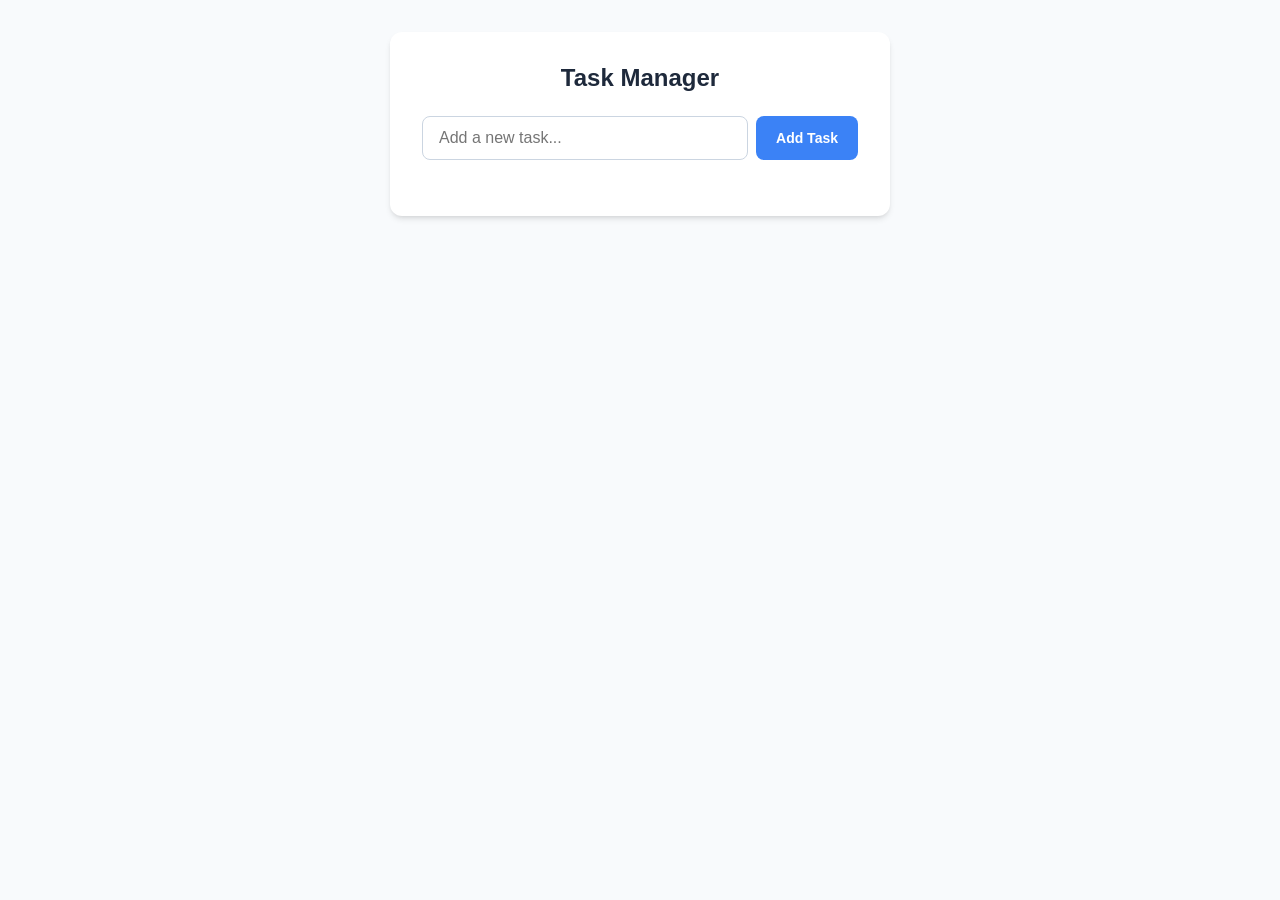
<file: q1/index.html>
<!DOCTYPE html>
<html lang="en">
<head>
    <meta charset="UTF-8">
    <meta name="viewport" content="width=device-width, initial-scale=1.0">
    <title>Task Manager</title>
    <link rel="stylesheet" href="styles.css">
</head>
<body>
    <div class="app-container">
        <h1>Task Manager</h1>
        <form id="todo-form">
            <input type="text" id="todo-input" placeholder="Add a new task..." required>
            <button type="submit">Add Task</button>
        </form>
        <ul id="todo-list"></ul>
    </div>
    <script src="app.js"></script>
</body>
</html>
</file>
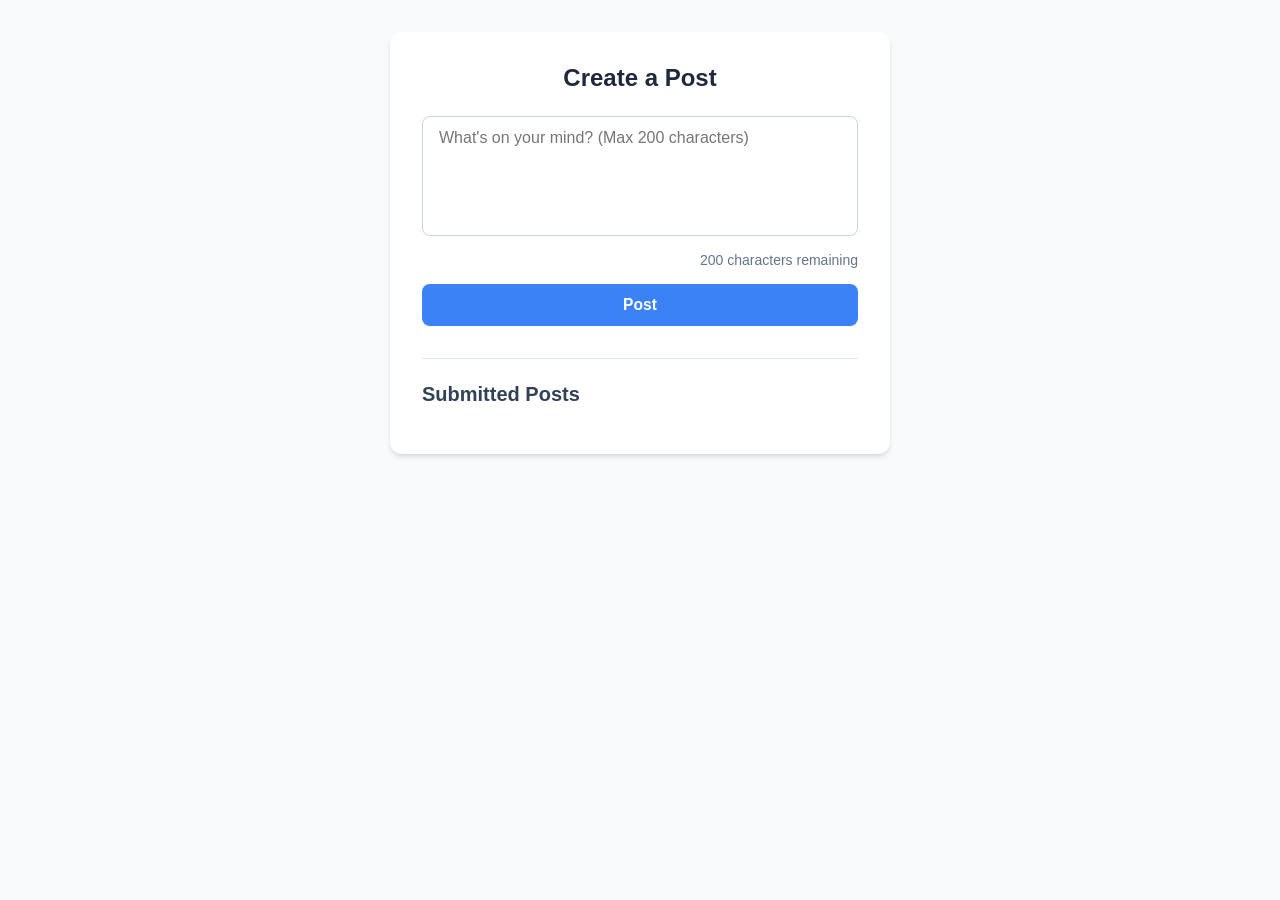
<file: q2/index.html>
<!DOCTYPE html>
<html lang="en">
<head>
    <meta charset="UTF-8">
    <meta name="viewport" content="width=device-width, initial-scale=1.0">
    <title>Character Limited Input</title>
    <link rel="stylesheet" href="styles.css">
</head>
<body>
    <div class="app-container">
        <h1>Create a Post</h1>
        <form id="post-form">
            <textarea id="post-input" placeholder="What's on your mind? (Max 200 characters)" required></textarea>
            <div class="counter-container">
                <span id="char-counter">200 characters remaining</span>
            </div>
            <button type="submit" id="submit-btn">Post</button>
        </form>
        <div id="posts-container">
            <h2>Submitted Posts</h2>
            <div id="posts-list"></div>
        </div>
    </div>
    <script src="app.js"></script>
</body>
</html>
</file>
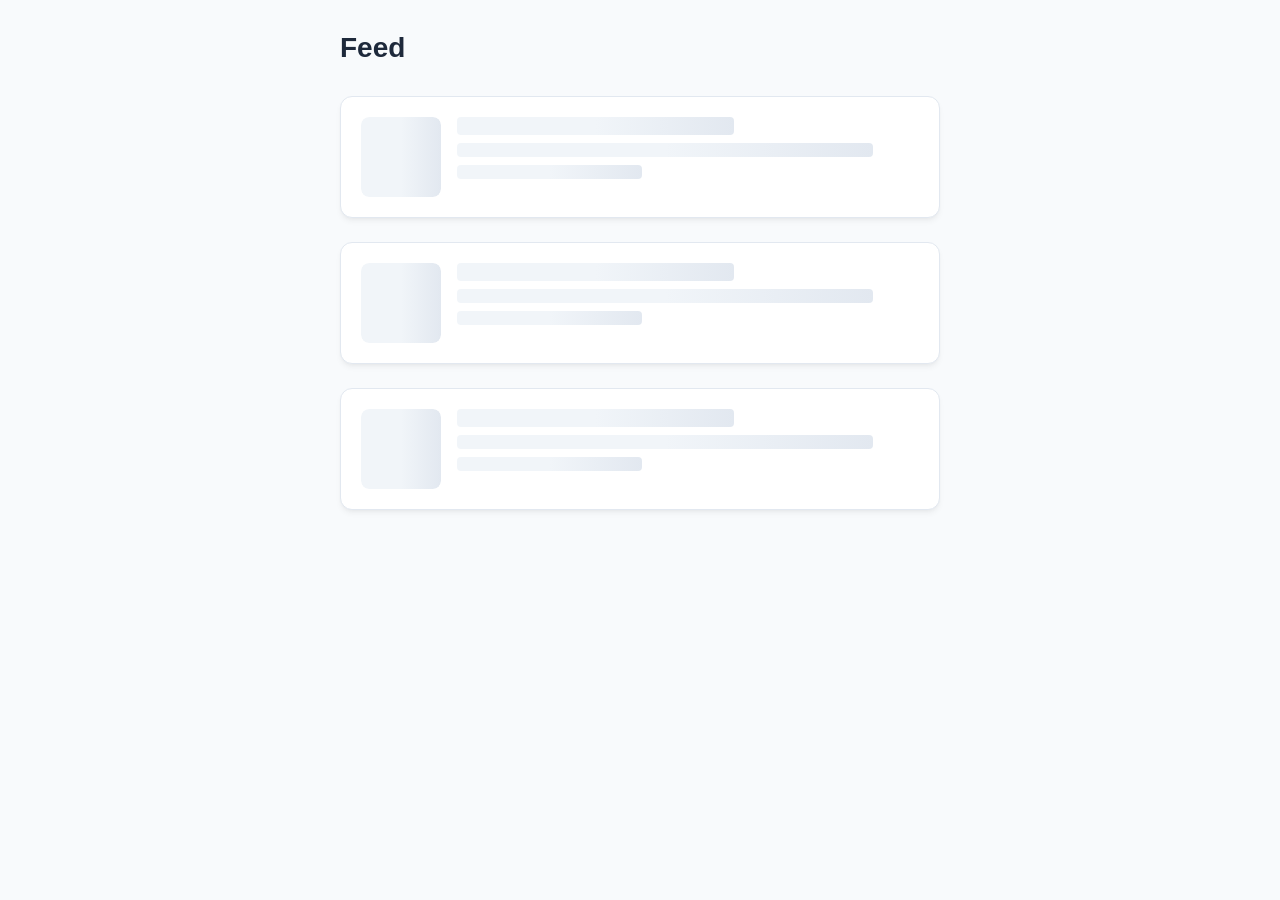
<file: q4/index.html>
<!DOCTYPE html>
<html lang="en">
<head>
    <meta charset="UTF-8">
    <meta name="viewport" content="width=device-width, initial-scale=1.0">
    <title>Infinite Scroll Skeleton Loader</title>
    <link rel="stylesheet" href="styles.css">
</head>
<body>
    <div class="app-container">
        <h1>Feed</h1>
        <div id="content-container"></div>
        <div id="loading-trigger"></div>
    </div>
    <script src="app.js"></script>
</body>
</html>
</file>
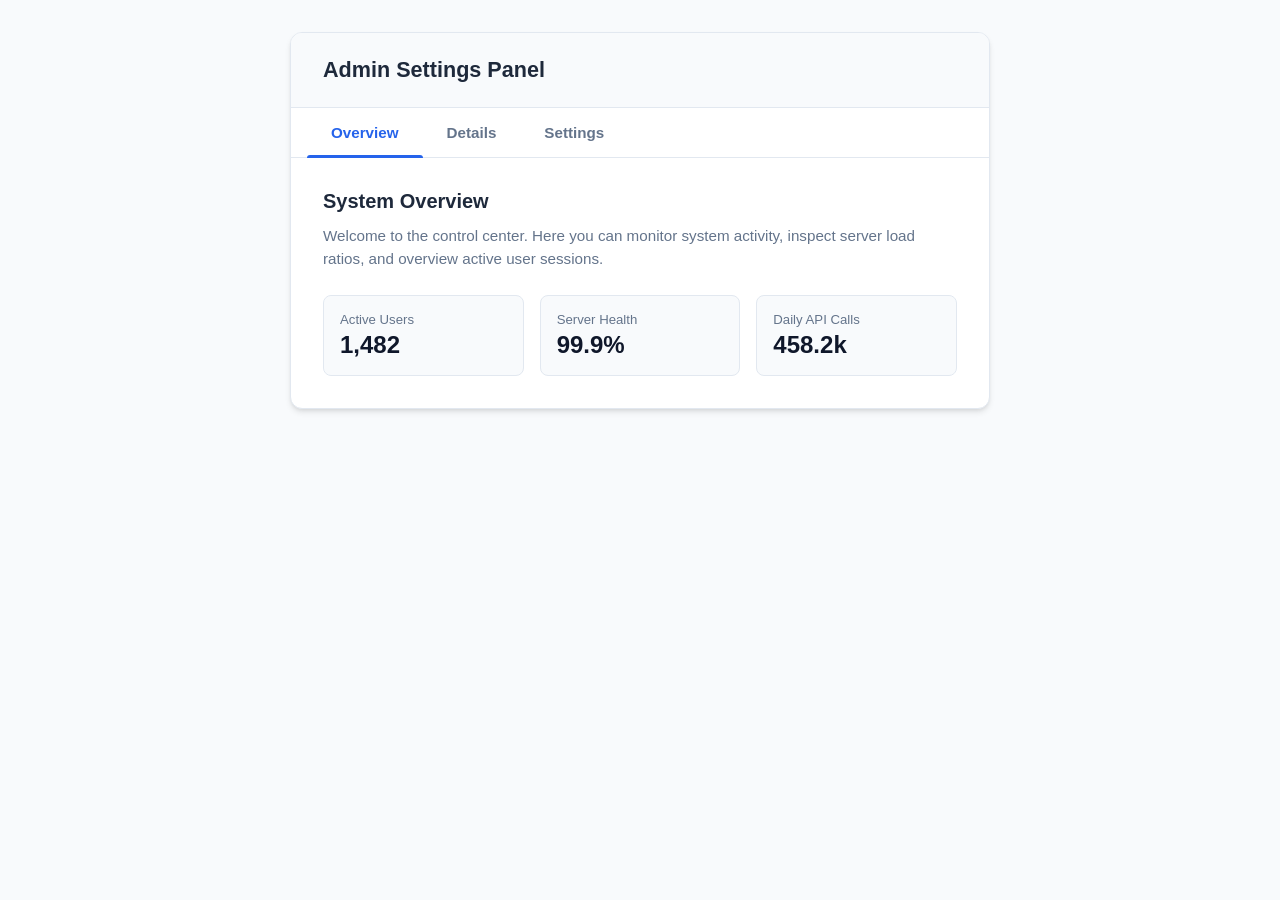
<file: q5/index.html>
<!DOCTYPE html>
<html lang="en">
<head>
    <meta charset="UTF-8">
    <meta name="viewport" content="width=device-width, initial-scale=1.0">
    <title>Tabbed Dashboard</title>
    <link rel="stylesheet" href="styles.css">
</head>
<body>
    <div class="app-container">
        <div class="dashboard-header">
            <h1>Admin Settings Panel</h1>
        </div>
        <div class="tabs-container">
            <div class="tab-list">
                <button class="tab-btn active" data-tab="overview">Overview</button>
                <button class="tab-btn" data-tab="details">Details</button>
                <button class="tab-btn" data-tab="settings">Settings</button>
            </div>
            <div class="tab-content">
                <div class="tab-panel active" id="tab-overview">
                    <h2>System Overview</h2>
                    <p>Welcome to the control center. Here you can monitor system activity, inspect server load ratios, and overview active user sessions.</p>
                    <div class="stats-grid">
                        <div class="stat-card">
                            <span class="stat-label">Active Users</span>
                            <span class="stat-value">1,482</span>
                        </div>
                        <div class="stat-card">
                            <span class="stat-label">Server Health</span>
                            <span class="stat-value">99.9%</span>
                        </div>
                        <div class="stat-card">
                            <span class="stat-label">Daily API Calls</span>
                            <span class="stat-value">458.2k</span>
                        </div>
                    </div>
                </div>
                <div class="tab-panel" id="tab-details">
                    <h2>Server Details</h2>
                    <p>Granular performance details across instances deployed in North America and Western Europe regions.</p>
                    <table class="details-table">
                        <thead>
                            <tr>
                                <th>Instance</th>
                                <th>Status</th>
                                <th>Region</th>
                            </tr>
                        </thead>
                        <tbody>
                            <tr>
                                <td>API-Gateway-01</td>
                                <td><span class="badge online">Online</span></td>
                                <td>us-east-1</td>
                            </tr>
                            <tr>
                                <td>Job-Worker-03</td>
                                <td><span class="badge online">Online</span></td>
                                <td>eu-west-1</td>
                            </tr>
                            <tr>
                                <td>DB-Replica-02</td>
                                <td><span class="badge maintenance">Maintenance</span></td>
                                <td>us-west-2</td>
                            </tr>
                        </tbody>
                    </table>
                </div>
                <div class="tab-panel" id="tab-settings">
                    <h2>Configuration Settings</h2>
                    <p>Adjust core preferences and customize notification endpoints for cloud metrics dispatching.</p>
                    <form class="settings-form" onsubmit="event.preventDefault();">
                        <div class="form-group">
                            <label>System Email Alert Target</label>
                            <input type="email" value="admin@enterprise.com">
                        </div>
                        <div class="form-group">
                            <label>Autoscaling Threshold</label>
                            <select>
                                <option>80% CPU Threshold</option>
                                <option>90% CPU Threshold</option>
                                <option>Custom Metric Rule</option>
                            </select>
                        </div>
                        <button class="save-settings-btn">Apply Changes</button>
                    </form>
                </div>
            </div>
        </div>
    </div>
    <script src="app.js"></script>
</body>
</html>
</file>
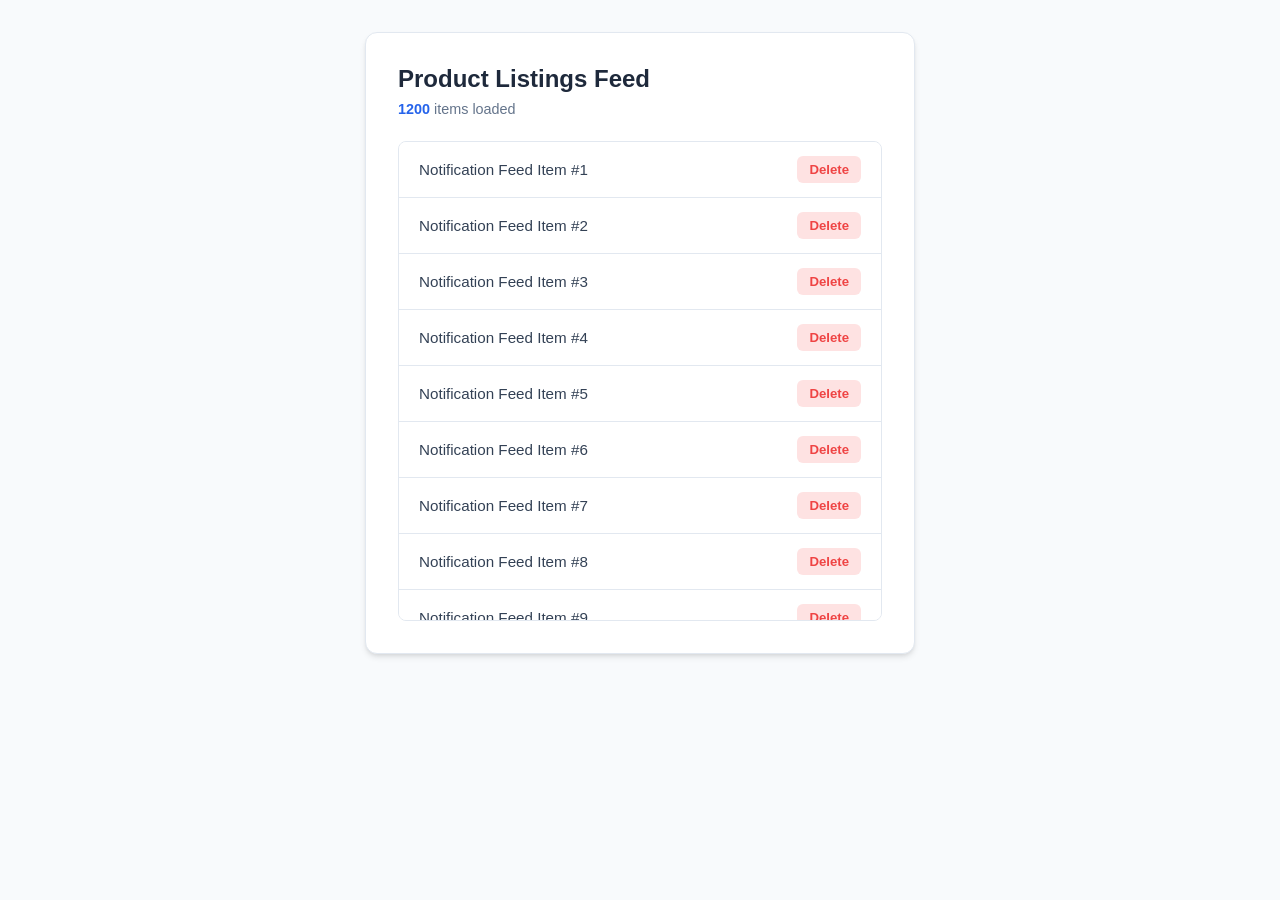
<file: q6/index.html>
<!DOCTYPE html>
<html lang="en">
<head>
    <meta charset="UTF-8">
    <meta name="viewport" content="width=device-width, initial-scale=1.0">
    <title>High Performance List</title>
    <link rel="stylesheet" href="styles.css">
</head>
<body>
    <div class="app-container">
        <h1>Product Listings Feed</h1>
        <div class="list-summary">
            <span id="items-count">0</span> items loaded
        </div>
        <div id="list-container"></div>
    </div>
    <script src="app.js"></script>
</body>
</html>
</file>
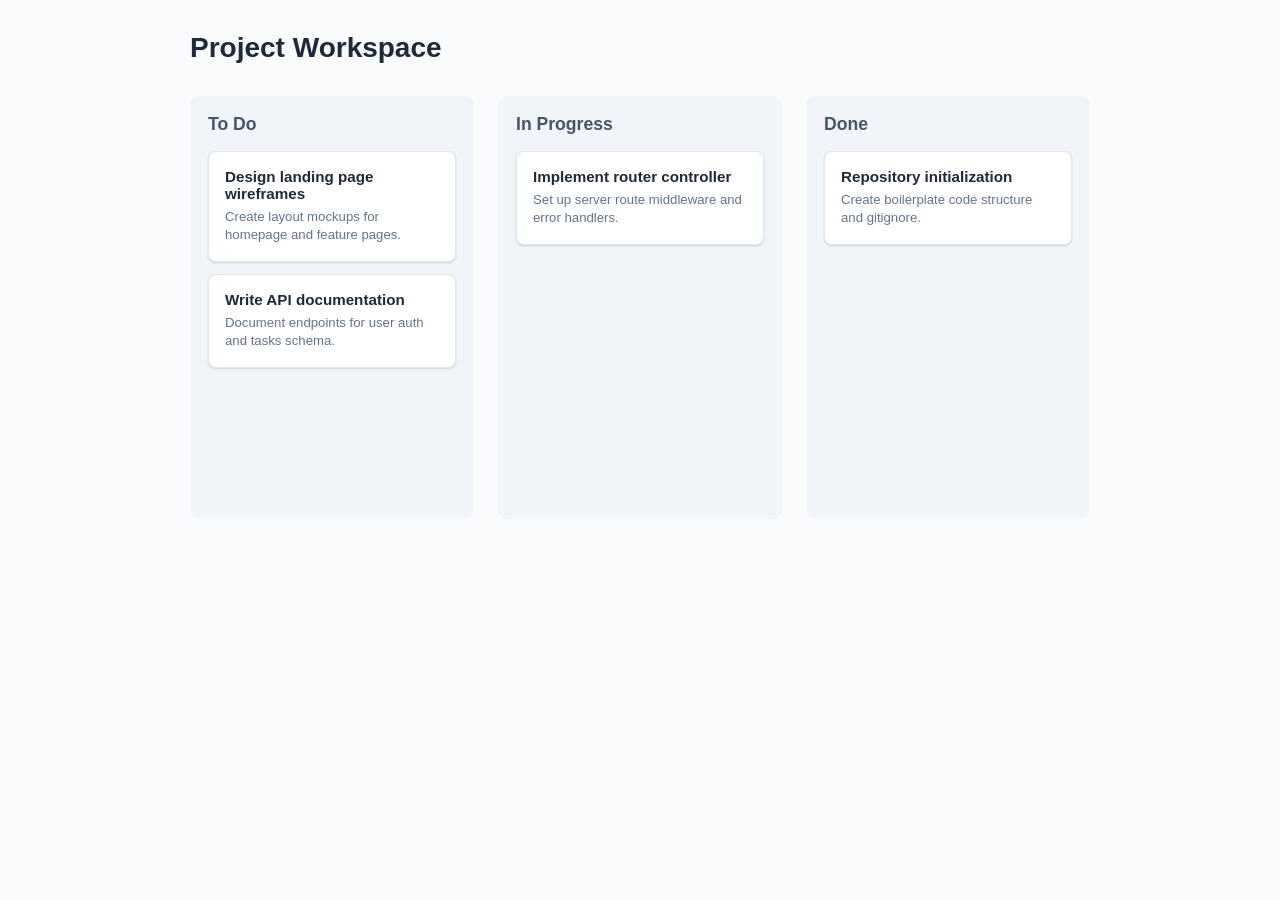
<file: q7/index.html>
<!DOCTYPE html>
<html lang="en">
<head>
    <meta charset="UTF-8">
    <meta name="viewport" content="width=device-width, initial-scale=1.0">
    <title>Kanban Board</title>
    <link rel="stylesheet" href="styles.css">
</head>
<body>
    <div class="app-container">
        <h1>Project Workspace</h1>
        <div class="kanban-board">
            <div class="kanban-column" id="todo">
                <div class="column-header">
                    <h2>To Do</h2>
                </div>
                <div class="column-cards">
                    <div class="task-card" draggable="true" id="task-1">
                        <h3>Design landing page wireframes</h3>
                        <p>Create layout mockups for homepage and feature pages.</p>
                    </div>
                    <div class="task-card" draggable="true" id="task-2">
                        <h3>Write API documentation</h3>
                        <p>Document endpoints for user auth and tasks schema.</p>
                    </div>
                </div>
            </div>
            <div class="kanban-column" id="in-progress">
                <div class="column-header">
                    <h2>In Progress</h2>
                </div>
                <div class="column-cards">
                    <div class="task-card" draggable="true" id="task-3">
                        <h3>Implement router controller</h3>
                        <p>Set up server route middleware and error handlers.</p>
                    </div>
                </div>
            </div>
            <div class="kanban-column" id="done">
                <div class="column-header">
                    <h2>Done</h2>
                </div>
                <div class="column-cards">
                    <div class="task-card" draggable="true" id="task-4">
                        <h3>Repository initialization</h3>
                        <p>Create boilerplate code structure and gitignore.</p>
                    </div>
                </div>
            </div>
        </div>
    </div>
    <script src="app.js"></script>
</body>
</html>
</file>
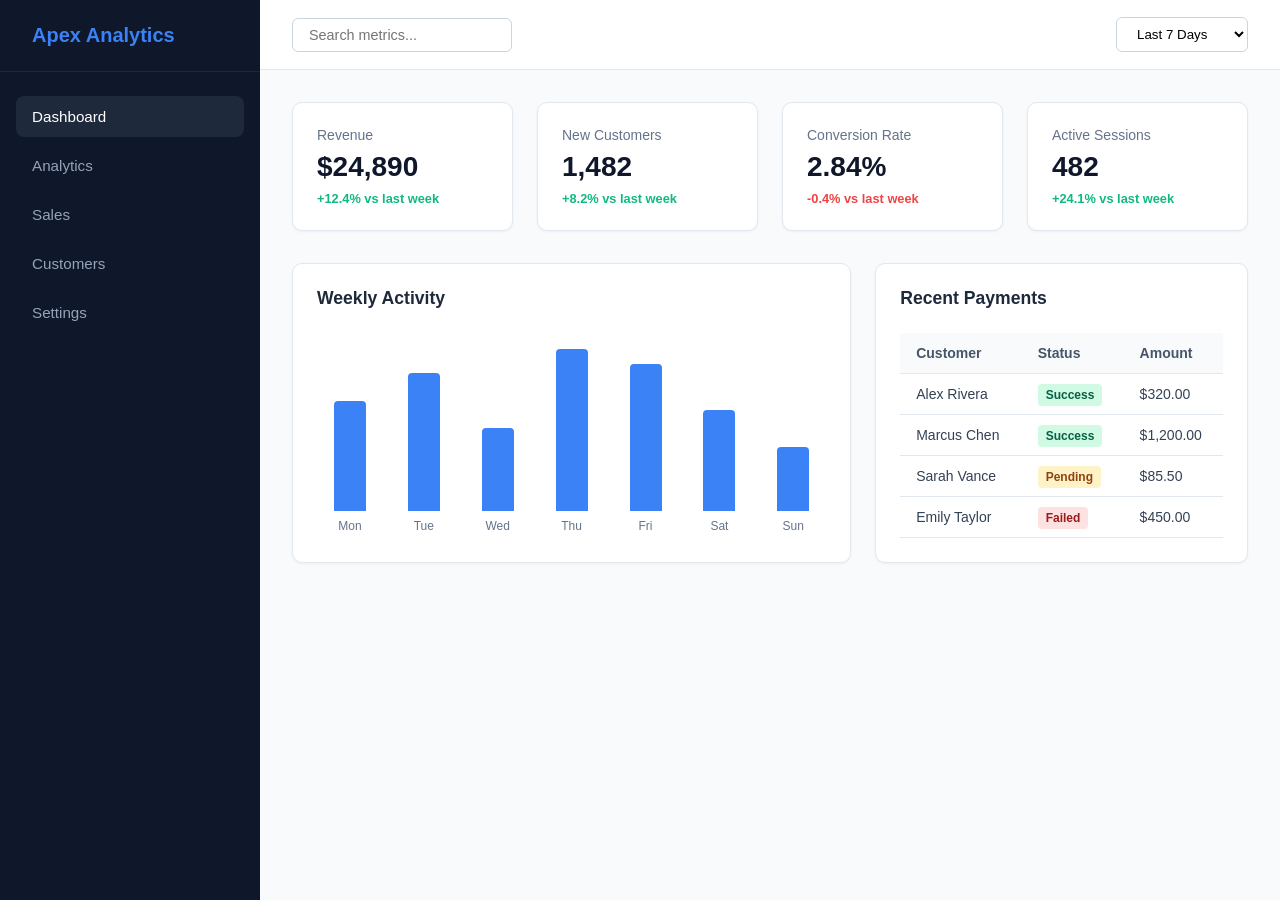
<file: q8/index.html>
<!DOCTYPE html>
<html lang="en">
<head>
    <meta charset="UTF-8">
    <meta name="viewport" content="width=device-width, initial-scale=1.0">
    <title>Analytics Dashboard</title>
    <link rel="stylesheet" href="styles.css">
</head>
<body>
    <div class="dashboard-container">
        <aside class="sidebar" id="sidebar">
            <div class="sidebar-brand">
                <h2>Apex Analytics</h2>
            </div>
            <nav class="sidebar-nav">
                <a href="#" class="nav-item active">Dashboard</a>
                <a href="#" class="nav-item">Analytics</a>
                <a href="#" class="nav-item">Sales</a>
                <a href="#" class="nav-item">Customers</a>
                <a href="#" class="nav-item">Settings</a>
            </nav>
        </aside>

        <div class="main-content">
            <header class="header">
                <button class="menu-btn" id="menu-btn">&#9776;</button>
                <div class="header-search">
                    <input type="text" placeholder="Search metrics...">
                </div>
                <div class="header-controls">
                    <select id="time-filter">
                        <option value="7d">Last 7 Days</option>
                        <option value="30d">Last 30 Days</option>
                        <option value="all">All Time</option>
                    </select>
                </div>
            </header>

            <main class="dashboard-viewport">
                <section class="kpi-grid">
                    <div class="kpi-card">
                        <span class="kpi-label">Revenue</span>
                        <div class="kpi-value" id="kpi-revenue">$24,890</div>
                        <span class="kpi-trend positive" id="kpi-revenue-trend">+12.4% vs last week</span>
                    </div>
                    <div class="kpi-card">
                        <span class="kpi-label">New Customers</span>
                        <div class="kpi-value" id="kpi-customers">1,482</div>
                        <span class="kpi-trend positive" id="kpi-customers-trend">+8.2% vs last week</span>
                    </div>
                    <div class="kpi-card">
                        <span class="kpi-label">Conversion Rate</span>
                        <div class="kpi-value" id="kpi-conversion">2.84%</div>
                        <span class="kpi-trend negative" id="kpi-conversion-trend">-0.4% vs last week</span>
                    </div>
                    <div class="kpi-card">
                        <span class="kpi-label">Active Sessions</span>
                        <div class="kpi-value" id="kpi-sessions">482</div>
                        <span class="kpi-trend positive" id="kpi-sessions-trend">+24.1% vs last week</span>
                    </div>
                </section>

                <div class="adaptive-grid">
                    <section class="chart-section card">
                        <h3>Weekly Activity</h3>
                        <div class="bar-chart">
                            <div class="chart-bar-container">
                                <div class="chart-bar" style="height: 60%;" data-height="60%"></div>
                                <span class="chart-label">Mon</span>
                            </div>
                            <div class="chart-bar-container">
                                <div class="chart-bar" style="height: 75%;" data-height="75%"></div>
                                <span class="chart-label">Tue</span>
                            </div>
                            <div class="chart-bar-container">
                                <div class="chart-bar" style="height: 45%;" data-height="45%"></div>
                                <span class="chart-label">Wed</span>
                            </div>
                            <div class="chart-bar-container">
                                <div class="chart-bar" style="height: 90%;" data-height="90%"></div>
                                <span class="chart-label">Thu</span>
                            </div>
                            <div class="chart-bar-container">
                                <div class="chart-bar" style="height: 80%;" data-height="80%"></div>
                                <span class="chart-label">Fri</span>
                            </div>
                            <div class="chart-bar-container">
                                <div class="chart-bar" style="height: 55%;" data-height="55%"></div>
                                <span class="chart-label">Sat</span>
                            </div>
                            <div class="chart-bar-container">
                                <div class="chart-bar" style="height: 35%;" data-height="35%"></div>
                                <span class="chart-label">Sun</span>
                            </div>
                        </div>
                    </section>

                    <section class="table-section card">
                        <h3>Recent Payments</h3>
                        <div class="table-wrapper">
                            <table class="data-table">
                                <thead>
                                    <tr>
                                        <th>Customer</th>
                                        <th>Status</th>
                                        <th>Amount</th>
                                    </tr>
                                </thead>
                                <tbody id="payments-body">
                                    <tr>
                                        <td>Alex Rivera</td>
                                        <td><span class="badge status-success">Success</span></td>
                                        <td>$320.00</td>
                                    </tr>
                                    <tr>
                                        <td>Marcus Chen</td>
                                        <td><span class="badge status-success">Success</span></td>
                                        <td>$1,200.00</td>
                                    </tr>
                                    <tr>
                                        <td>Sarah Vance</td>
                                        <td><span class="badge status-pending">Pending</span></td>
                                        <td>$85.50</td>
                                    </tr>
                                    <tr>
                                        <td>Emily Taylor</td>
                                        <td><span class="badge status-failed">Failed</span></td>
                                        <td>$450.00</td>
                                    </tr>
                                </tbody>
                            </table>
                        </div>
                    </section>
                </div>
            </main>
        </div>
    </div>
    <script src="app.js"></script>
</body>
</html>
</file>
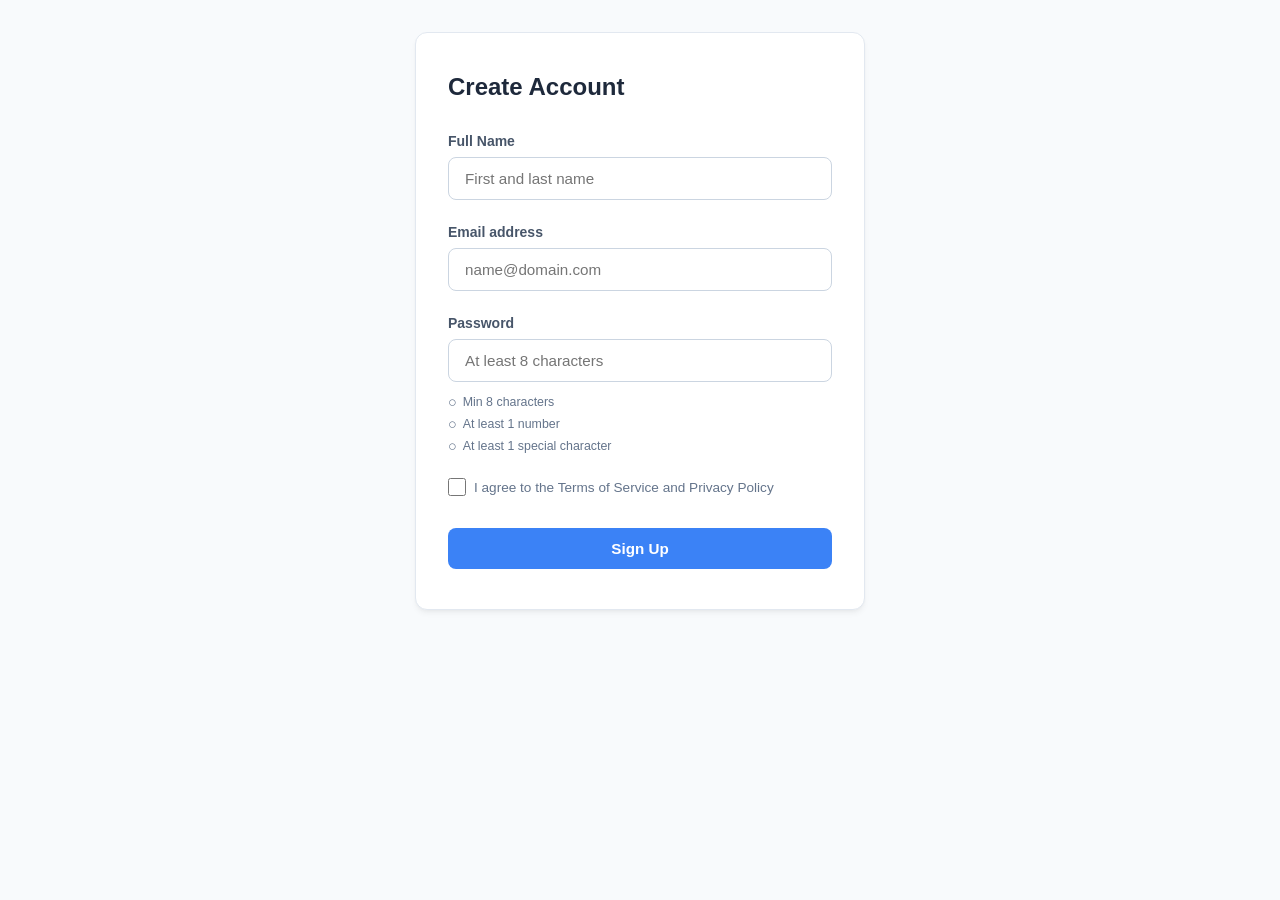
<file: q9/index.html>
<!DOCTYPE html>
<html lang="en">
<head>
    <meta charset="UTF-8">
    <meta name="viewport" content="width=device-width, initial-scale=1.0">
    <title>Account Sign Up</title>
    <link rel="stylesheet" href="styles.css">
</head>
<body>
    <div class="app-container">
        <div class="form-card">
            <h1>Create Account</h1>
            <form id="signup-form" novalidate>
                <div class="form-group" id="group-name">
                    <label for="name">Full Name</label>
                    <input type="text" id="name" name="name" placeholder="First and last name">
                    <span class="error-message" id="error-name"></span>
                </div>

                <div class="form-group" id="group-email">
                    <label for="email">Email address</label>
                    <input type="text" id="email" name="email" placeholder="name@domain.com">
                    <span class="error-message" id="error-email"></span>
                </div>

                <div class="form-group" id="group-password">
                    <label for="password">Password</label>
                    <input type="password" id="password" name="password" placeholder="At least 8 characters">
                    <span class="error-message" id="error-password"></span>
                    <div class="strength-checklist">
                        <div class="check-item" id="check-length">Min 8 characters</div>
                        <div class="check-item" id="check-number">At least 1 number</div>
                        <div class="check-item" id="check-special">At least 1 special character</div>
                    </div>
                </div>

                <div class="form-group checkbox-group" id="group-terms">
                    <input type="checkbox" id="terms" name="terms">
                    <label for="terms">I agree to the Terms of Service and Privacy Policy</label>
                    <span class="error-message" id="error-terms"></span>
                </div>

                <button type="submit" id="submit-btn">Sign Up</button>
            </form>
            <div id="success-banner">Account created successfully!</div>
        </div>
    </div>
    <script src="app.js"></script>
</body>
</html>
</file>
<file: q1/styles.css>
* {
    box-sizing: border-box;
    margin: 0;
    padding: 0;
}

body {
    font-family: -apple-system, BlinkMacSystemFont, "Segoe UI", Roboto, Helvetica, Arial, sans-serif;
    background-color: #f8fafc;
    color: #0f172a;
    display: flex;
    justify-content: center;
    align-items: flex-start;
    min-height: 100vh;
    padding: 2rem 1rem;
}

.app-container {
    background: #ffffff;
    padding: 2rem;
    border-radius: 12px;
    box-shadow: 0 4px 6px -1px rgb(0 0 0 / 0.1), 0 2px 4px -2px rgb(0 0 0 / 0.1);
    width: 100%;
    max-width: 500px;
}

h1 {
    font-size: 1.5rem;
    font-weight: 700;
    margin-bottom: 1.5rem;
    color: #1e293b;
    text-align: center;
}

#todo-form {
    display: flex;
    gap: 0.5rem;
    margin-bottom: 1.5rem;
}

#todo-input {
    flex: 1;
    padding: 0.75rem 1rem;
    border: 1px solid #cbd5e1;
    border-radius: 8px;
    font-size: 1rem;
    outline: none;
    transition: border-color 0.2s, box-shadow 0.2s;
}

#todo-input:focus {
    border-color: #3b82f6;
    box-shadow: 0 0 0 3px rgba(59, 130, 246, 0.15);
}

button {
    cursor: pointer;
    border: none;
    border-radius: 8px;
    font-size: 0.875rem;
    font-weight: 600;
    transition: background-color 0.2s, opacity 0.2s;
}

#todo-form button {
    background-color: #3b82f6;
    color: white;
    padding: 0.75rem 1.25rem;
}

#todo-form button:hover {
    background-color: #2563eb;
}

#todo-list {
    list-style: none;
    display: flex;
    flex-direction: column;
    gap: 0.75rem;
}

.todo-item {
    display: flex;
    align-items: center;
    justify-content: space-between;
    padding: 0.75rem 1rem;
    background-color: #f1f5f9;
    border-radius: 8px;
    gap: 0.75rem;
    transition: background-color 0.2s;
}

.todo-item.completed {
    background-color: #f8fafc;
}

.todo-left {
    display: flex;
    align-items: center;
    gap: 0.75rem;
    flex: 1;
}

.todo-checkbox {
    width: 1.2rem;
    height: 1.2rem;
    border-radius: 4px;
    border: 1.5px solid #cbd5e1;
    cursor: pointer;
    accent-color: #3b82f6;
}

.todo-text {
    font-size: 1rem;
    color: #334155;
    word-break: break-all;
    flex: 1;
}

.todo-item.completed .todo-text {
    text-decoration: line-through;
    color: #94a3b8;
}

.edit-input {
    flex: 1;
    padding: 0.375rem 0.5rem;
    border: 1px solid #3b82f6;
    border-radius: 4px;
    font-size: 1rem;
    outline: none;
    background-color: #ffffff;
}

.todo-actions {
    display: flex;
    gap: 0.5rem;
}

.action-btn {
    padding: 0.375rem 0.75rem;
    border-radius: 6px;
}

.edit-btn {
    background-color: #e2e8f0;
    color: #475569;
}

.edit-btn:hover {
    background-color: #cbd5e1;
}

.save-btn {
    background-color: #10b981;
    color: white;
}

.save-btn:hover {
    background-color: #059669;
}

.delete-btn {
    background-color: #fee2e2;
    color: #ef4444;
}

.delete-btn:hover {
    background-color: #fecaca;
}
</file>
<file: q2/styles.css>
* {
    box-sizing: border-box;
    margin: 0;
    padding: 0;
}

body {
    font-family: -apple-system, BlinkMacSystemFont, "Segoe UI", Roboto, Helvetica, Arial, sans-serif;
    background-color: #f8fafc;
    color: #0f172a;
    display: flex;
    justify-content: center;
    align-items: flex-start;
    min-height: 100vh;
    padding: 2rem 1rem;
}

.app-container {
    background: #ffffff;
    padding: 2rem;
    border-radius: 12px;
    box-shadow: 0 4px 6px -1px rgb(0 0 0 / 0.1), 0 2px 4px -2px rgb(0 0 0 / 0.1);
    width: 100%;
    max-width: 500px;
}

h1 {
    font-size: 1.5rem;
    font-weight: 700;
    margin-bottom: 1.5rem;
    color: #1e293b;
    text-align: center;
}

#post-form {
    display: flex;
    flex-direction: column;
    gap: 1rem;
    margin-bottom: 2rem;
}

textarea {
    width: 100%;
    height: 120px;
    padding: 0.75rem 1rem;
    border: 1px solid #cbd5e1;
    border-radius: 8px;
    font-size: 1rem;
    font-family: inherit;
    resize: none;
    outline: none;
    transition: border-color 0.2s, box-shadow 0.2s;
}

textarea:focus {
    border-color: #3b82f6;
    box-shadow: 0 0 0 3px rgba(59, 130, 246, 0.15);
}

.counter-container {
    display: flex;
    justify-content: flex-end;
}

#char-counter {
    font-size: 0.875rem;
    font-weight: 500;
    color: #64748b;
    transition: color 0.2s;
}

#char-counter.warning {
    color: #ea580c;
}

#char-counter.danger {
    color: #dc2626;
}

#submit-btn {
    cursor: pointer;
    border: none;
    border-radius: 8px;
    font-size: 0.975rem;
    font-weight: 600;
    background-color: #3b82f6;
    color: white;
    padding: 0.75rem 1.25rem;
    transition: background-color 0.2s;
}

#submit-btn:hover {
    background-color: #2563eb;
}

#posts-container {
    border-top: 1px solid #e2e8f0;
    padding-top: 1.5rem;
}

h2 {
    font-size: 1.25rem;
    font-weight: 600;
    color: #334155;
    margin-bottom: 1rem;
}

#posts-list {
    display: flex;
    flex-direction: column;
    gap: 1rem;
}

.post-card {
    padding: 1rem;
    background-color: #f1f5f9;
    border-radius: 8px;
    word-break: break-all;
    font-size: 0.95rem;
    color: #334155;
    line-height: 1.5;
}
</file>
<file: q4/styles.css>
* {
    box-sizing: border-box;
    margin: 0;
    padding: 0;
}

body {
    font-family: -apple-system, BlinkMacSystemFont, "Segoe UI", Roboto, Helvetica, Arial, sans-serif;
    background-color: #f8fafc;
    color: #0f172a;
    display: flex;
    justify-content: center;
    align-items: flex-start;
    min-height: 100vh;
    padding: 2rem 1rem;
}

.app-container {
    width: 100%;
    max-width: 600px;
    display: flex;
    flex-direction: column;
    gap: 1.5rem;
}

h1 {
    font-size: 1.75rem;
    font-weight: 700;
    color: #1e293b;
    margin-bottom: 0.5rem;
}

#content-container {
    display: flex;
    flex-direction: column;
    gap: 1.5rem;
}

.card {
    background: #ffffff;
    border-radius: 12px;
    padding: 1.25rem;
    box-shadow: 0 4px 6px -1px rgb(0 0 0 / 0.05), 0 2px 4px -2px rgb(0 0 0 / 0.05);
    display: flex;
    gap: 1rem;
    border: 1px solid #e2e8f0;
}

.card-image-wrapper {
    width: 80px;
    height: 80px;
    border-radius: 8px;
    overflow: hidden;
    flex-shrink: 0;
}

.card-image {
    width: 100%;
    height: 100%;
    object-fit: cover;
}

.card-content {
    flex: 1;
    display: flex;
    flex-direction: column;
    gap: 0.5rem;
}

.card-title {
    font-size: 1.125rem;
    font-weight: 600;
    color: #1e293b;
}

.card-description {
    font-size: 0.875rem;
    color: #64748b;
    line-height: 1.4;
}

.skeleton {
    animation: shimmer 1.5s infinite linear;
    background: linear-gradient(90deg, #f1f5f9 25%, #e2e8f0 50%, #f1f5f9 75%);
    background-size: 200% 100%;
}

@keyframes shimmer {
    0% {
        background-position: 200% 0;
    }
    100% {
        background-position: -200% 0;
    }
}

.card.skeleton-card {
    background: #ffffff;
}

.skeleton-image {
    width: 80px;
    height: 80px;
    border-radius: 8px;
    flex-shrink: 0;
}

.skeleton-title {
    width: 60%;
    height: 1.125rem;
    border-radius: 4px;
}

.skeleton-text-1 {
    width: 90%;
    height: 0.875rem;
    border-radius: 4px;
}

.skeleton-text-2 {
    width: 40%;
    height: 0.875rem;
    border-radius: 4px;
}

#loading-trigger {
    height: 40px;
    display: flex;
    align-items: center;
    justify-content: center;
}
</file>
<file: q5/styles.css>
* {
    box-sizing: border-box;
    margin: 0;
    padding: 0;
}

body {
    font-family: -apple-system, BlinkMacSystemFont, "Segoe UI", Roboto, Helvetica, Arial, sans-serif;
    background-color: #f8fafc;
    color: #0f172a;
    display: flex;
    justify-content: center;
    align-items: flex-start;
    min-height: 100vh;
    padding: 2rem 1rem;
}

.app-container {
    background: #ffffff;
    border-radius: 12px;
    box-shadow: 0 4px 6px -1px rgb(0 0 0 / 0.1), 0 2px 4px -2px rgb(0 0 0 / 0.1);
    width: 100%;
    max-width: 700px;
    border: 1px solid #e2e8f0;
    overflow: hidden;
}

.dashboard-header {
    background-color: #f8fafc;
    padding: 1.5rem 2rem;
    border-bottom: 1px solid #e2e8f0;
}

.dashboard-header h1 {
    font-size: 1.35rem;
    font-weight: 700;
    color: #1e293b;
}

.tabs-container {
    display: flex;
    flex-direction: column;
}

.tab-list {
    display: flex;
    border-bottom: 1px solid #e2e8f0;
    background-color: #ffffff;
    padding: 0 1rem;
}

.tab-btn {
    background: none;
    border: none;
    padding: 1rem 1.5rem;
    font-size: 0.95rem;
    font-weight: 600;
    color: #64748b;
    cursor: pointer;
    position: relative;
    transition: color 0.2s;
}

.tab-btn:hover {
    color: #1e293b;
}

.tab-btn.active {
    color: #2563eb;
}

.tab-btn.active::after {
    content: '';
    position: absolute;
    bottom: -1px;
    left: 0;
    right: 0;
    height: 3px;
    background-color: #2563eb;
    border-radius: 3px 3px 0 0;
}

.tab-content {
    padding: 2rem;
}

.tab-panel {
    display: none;
}

.tab-panel.active {
    display: block;
    animation: fadeIn 0.2s ease-in-out;
}

@keyframes fadeIn {
    from {
        opacity: 0;
        transform: translateY(4px);
    }
    to {
        opacity: 1;
        transform: translateY(0);
    }
}

h2 {
    font-size: 1.25rem;
    font-weight: 600;
    color: #1e293b;
    margin-bottom: 0.75rem;
}

p {
    font-size: 0.95rem;
    color: #64748b;
    line-height: 1.5;
    margin-bottom: 1.5rem;
}

.stats-grid {
    display: grid;
    grid-template-columns: repeat(auto-fit, minmax(150px, 1fr));
    gap: 1rem;
}

.stat-card {
    background-color: #f8fafc;
    border: 1px solid #e2e8f0;
    padding: 1rem;
    border-radius: 8px;
    display: flex;
    flex-direction: column;
    gap: 0.25rem;
}

.stat-label {
    font-size: 0.825rem;
    font-weight: 500;
    color: #64748b;
}

.stat-value {
    font-size: 1.5rem;
    font-weight: 700;
    color: #0f172a;
}

.details-table {
    width: 100%;
    border-collapse: collapse;
    margin-top: 1rem;
}

.details-table th, .details-table td {
    padding: 0.75rem 1rem;
    text-align: left;
    border-bottom: 1px solid #e2e8f0;
    font-size: 0.9rem;
}

.details-table th {
    background-color: #f8fafc;
    color: #475569;
    font-weight: 600;
}

.details-table td {
    color: #334155;
}

.badge {
    padding: 0.25rem 0.5rem;
    border-radius: 4px;
    font-size: 0.75rem;
    font-weight: 600;
    text-transform: uppercase;
}

.badge.online {
    background-color: #d1fae5;
    color: #065f46;
}

.badge.maintenance {
    background-color: #fef3c7;
    color: #92400e;
}

.settings-form {
    display: flex;
    flex-direction: column;
    gap: 1.25rem;
    max-width: 400px;
}

.form-group {
    display: flex;
    flex-direction: column;
    gap: 0.375rem;
}

.form-group label {
    font-size: 0.875rem;
    font-weight: 600;
    color: #475569;
}

.form-group input, .form-group select {
    padding: 0.625rem 0.875rem;
    border: 1px solid #cbd5e1;
    border-radius: 6px;
    font-size: 0.95rem;
    outline: none;
    color: #334155;
    transition: border-color 0.2s;
}

.form-group input:focus, .form-group select:focus {
    border-color: #2563eb;
}

.save-settings-btn {
    background-color: #2563eb;
    color: white;
    padding: 0.625rem 1.25rem;
    border-radius: 6px;
    border: none;
    font-size: 0.9rem;
    font-weight: 600;
    cursor: pointer;
    align-self: flex-start;
    transition: background-color 0.2s;
}

.save-settings-btn:hover {
    background-color: #1d4ed8;
}
</file>
<file: q6/styles.css>
* {
    box-sizing: border-box;
    margin: 0;
    padding: 0;
}

body {
    font-family: -apple-system, BlinkMacSystemFont, "Segoe UI", Roboto, Helvetica, Arial, sans-serif;
    background-color: #f8fafc;
    color: #0f172a;
    display: flex;
    justify-content: center;
    align-items: flex-start;
    min-height: 100vh;
    padding: 2rem 1rem;
}

.app-container {
    background: #ffffff;
    padding: 2rem;
    border-radius: 12px;
    box-shadow: 0 4px 6px -1px rgb(0 0 0 / 0.1), 0 2px 4px -2px rgb(0 0 0 / 0.1);
    width: 100%;
    max-width: 550px;
    border: 1px solid #e2e8f0;
}

h1 {
    font-size: 1.5rem;
    font-weight: 700;
    color: #1e293b;
    margin-bottom: 0.5rem;
}

.list-summary {
    font-size: 0.9rem;
    color: #64748b;
    margin-bottom: 1.5rem;
    font-weight: 500;
}

#items-count {
    color: #2563eb;
    font-weight: 700;
}

#list-container {
    max-height: 480px;
    overflow-y: auto;
    border: 1px solid #e2e8f0;
    border-radius: 8px;
    display: flex;
    flex-direction: column;
    background-color: #f8fafc;
}

.list-item {
    display: flex;
    justify-content: space-between;
    align-items: center;
    padding: 0.875rem 1.25rem;
    border-bottom: 1px solid #e2e8f0;
    background-color: #ffffff;
    transition: background-color 0.15s;
}

.list-item:last-child {
    border-bottom: none;
}

.list-item:hover {
    background-color: #f1f5f9;
}

.item-title {
    font-size: 0.95rem;
    font-weight: 500;
    color: #334155;
}

.delete-btn {
    cursor: pointer;
    background-color: #fee2e2;
    color: #ef4444;
    border: none;
    padding: 0.375rem 0.75rem;
    font-size: 0.825rem;
    font-weight: 600;
    border-radius: 6px;
    transition: background-color 0.2s, color 0.2s;
}

.delete-btn:hover {
    background-color: #dc2626;
    color: #ffffff;
}
</file>
<file: q7/styles.css>
* {
    box-sizing: border-box;
    margin: 0;
    padding: 0;
}

body {
    font-family: -apple-system, BlinkMacSystemFont, "Segoe UI", Roboto, Helvetica, Arial, sans-serif;
    background-color: #f8fafc;
    color: #0f172a;
    display: flex;
    justify-content: center;
    align-items: flex-start;
    min-height: 100vh;
    padding: 2rem 1rem;
}

.app-container {
    width: 100%;
    max-width: 900px;
}

h1 {
    font-size: 1.75rem;
    font-weight: 700;
    color: #1e293b;
    margin-bottom: 2rem;
}

.kanban-board {
    display: grid;
    grid-template-columns: repeat(auto-fit, minmax(250px, 1fr));
    gap: 1.5rem;
    align-items: start;
}

.kanban-column {
    background-color: #f1f5f9;
    border-radius: 10px;
    padding: 1rem;
    display: flex;
    flex-direction: column;
    gap: 1rem;
    border: 2px dashed transparent;
    transition: background-color 0.2s, border-color 0.2s;
    min-height: 400px;
}

.kanban-column.drag-over {
    background-color: #e2e8f0;
    border-color: #3b82f6;
}

.column-header h2 {
    font-size: 1.1rem;
    font-weight: 600;
    color: #475569;
}

.column-cards {
    display: flex;
    flex-direction: column;
    gap: 0.75rem;
    flex-grow: 1;
    min-height: 350px;
}

.task-card {
    background-color: #ffffff;
    border-radius: 8px;
    padding: 1rem;
    box-shadow: 0 1px 3px rgba(0, 0, 0, 0.05), 0 1px 2px rgba(0, 0, 0, 0.1);
    cursor: grab;
    transition: opacity 0.15s, transform 0.15s, box-shadow 0.15s;
    border: 1px solid #e2e8f0;
}

.task-card:active {
    cursor: grabbing;
}

.task-card.dragging {
    opacity: 0.5;
    box-shadow: 0 10px 15px -3px rgba(0, 0, 0, 0.1), 0 4px 6px -2px rgba(0, 0, 0, 0.05);
    transform: scale(0.98);
}

.task-card h3 {
    font-size: 0.95rem;
    font-weight: 600;
    color: #1e293b;
    margin-bottom: 0.375rem;
}

.task-card p {
    font-size: 0.825rem;
    color: #64748b;
    line-height: 1.4;
}
</file>
<file: q8/styles.css>
* {
    box-sizing: border-box;
    margin: 0;
    padding: 0;
}

body {
    font-family: -apple-system, BlinkMacSystemFont, "Segoe UI", Roboto, Helvetica, Arial, sans-serif;
    background-color: #f8fafc;
    color: #0f172a;
    min-height: 100vh;
    overflow-x: hidden;
}

.dashboard-container {
    display: flex;
    min-height: 100vh;
    width: 100%;
}

.sidebar {
    width: 260px;
    background-color: #0f172a;
    color: #ffffff;
    display: flex;
    flex-direction: column;
    flex-shrink: 0;
    transition: transform 0.3s ease;
    z-index: 100;
}

.sidebar-brand {
    padding: 1.5rem 2rem;
    border-bottom: 1px solid #1e293b;
}

.sidebar-brand h2 {
    font-size: 1.25rem;
    font-weight: 700;
    color: #3b82f6;
}

.sidebar-nav {
    display: flex;
    flex-direction: column;
    padding: 1.5rem 1rem;
    gap: 0.5rem;
}

.nav-item {
    color: #94a3b8;
    text-decoration: none;
    padding: 0.75rem 1rem;
    border-radius: 8px;
    font-size: 0.95rem;
    font-weight: 500;
    transition: background-color 0.2s, color 0.2s;
}

.nav-item:hover, .nav-item.active {
    background-color: #1e293b;
    color: #ffffff;
}

.main-content {
    flex: 1;
    display: flex;
    flex-direction: column;
    min-width: 0;
}

.header {
    height: 70px;
    background-color: #ffffff;
    border-bottom: 1px solid #e2e8f0;
    display: flex;
    align-items: center;
    justify-content: space-between;
    padding: 0 2rem;
    gap: 1rem;
}

.menu-btn {
    display: none;
    background: none;
    border: none;
    font-size: 1.5rem;
    cursor: pointer;
    color: #475569;
}

.header-search input {
    padding: 0.5rem 1rem;
    border: 1px solid #cbd5e1;
    border-radius: 6px;
    outline: none;
    font-size: 0.9rem;
    width: 220px;
    transition: border-color 0.2s, width 0.2s;
}

.header-search input:focus {
    border-color: #3b82f6;
    width: 280px;
}

.header-controls select {
    padding: 0.5rem 1rem;
    border: 1px solid #cbd5e1;
    border-radius: 6px;
    background-color: #ffffff;
    outline: none;
    cursor: pointer;
}

.dashboard-viewport {
    padding: 2rem;
    display: flex;
    flex-direction: column;
    gap: 2rem;
}

.kpi-grid {
    display: grid;
    grid-template-columns: repeat(auto-fit, minmax(200px, 1fr));
    gap: 1.5rem;
}

.kpi-card {
    background-color: #ffffff;
    padding: 1.5rem;
    border-radius: 10px;
    border: 1px solid #e2e8f0;
    box-shadow: 0 1px 3px rgba(0,0,0,0.05);
    display: flex;
    flex-direction: column;
    gap: 0.5rem;
}

.kpi-label {
    font-size: 0.875rem;
    font-weight: 500;
    color: #64748b;
}

.kpi-value {
    font-size: 1.75rem;
    font-weight: 700;
    color: #0f172a;
}

.kpi-trend {
    font-size: 0.8rem;
    font-weight: 600;
}

.kpi-trend.positive {
    color: #10b981;
}

.kpi-trend.negative {
    color: #ef4444;
}

.adaptive-grid {
    display: grid;
    grid-template-columns: 3fr 2fr;
    gap: 1.5rem;
}

.card {
    background-color: #ffffff;
    border-radius: 10px;
    border: 1px solid #e2e8f0;
    padding: 1.5rem;
    box-shadow: 0 1px 3px rgba(0,0,0,0.05);
}

.card h3 {
    font-size: 1.1rem;
    color: #1e293b;
    margin-bottom: 1.5rem;
    font-weight: 600;
}

.bar-chart {
    display: flex;
    justify-content: space-between;
    align-items: flex-end;
    height: 200px;
    padding-top: 1rem;
    gap: 0.5rem;
}

.chart-bar-container {
    display: flex;
    flex-direction: column;
    align-items: center;
    flex: 1;
    height: 100%;
    justify-content: flex-end;
    gap: 0.5rem;
}

.chart-bar {
    width: 100%;
    max-width: 32px;
    background-color: #3b82f6;
    border-radius: 4px 4px 0 0;
    transition: height 0.5s ease-in-out, background-color 0.2s;
    cursor: pointer;
}

.chart-bar:hover {
    background-color: #1d4ed8;
}

.chart-label {
    font-size: 0.75rem;
    color: #64748b;
    font-weight: 500;
}

.table-wrapper {
    overflow-x: auto;
    width: 100%;
}

.data-table {
    width: 100%;
    border-collapse: collapse;
    text-align: left;
}

.data-table th, .data-table td {
    padding: 0.75rem 1rem;
    font-size: 0.875rem;
    border-bottom: 1px solid #e2e8f0;
}

.data-table th {
    font-weight: 600;
    color: #475569;
    background-color: #f8fafc;
}

.data-table td {
    color: #334155;
}

.badge {
    padding: 0.25rem 0.5rem;
    border-radius: 4px;
    font-size: 0.75rem;
    font-weight: 600;
}

.badge.status-success {
    background-color: #d1fae5;
    color: #065f46;
}

.badge.status-pending {
    background-color: #fef3c7;
    color: #92400e;
}

.badge.status-failed {
    background-color: #fee2e2;
    color: #991b1b;
}

@media (max-width: 900px) {
    .adaptive-grid {
        grid-template-columns: 1fr;
    }
}

@media (max-width: 768px) {
    .menu-btn {
        display: block;
    }
    
    .sidebar {
        position: fixed;
        left: 0;
        top: 0;
        bottom: 0;
        transform: translateX(-100%);
    }
    
    .sidebar.active {
        transform: translateX(0);
    }
    
    .header {
        padding: 0 1rem;
    }
    
    .dashboard-viewport {
        padding: 1rem;
    }
}
</file>
<file: q9/styles.css>
* {
    box-sizing: border-box;
    margin: 0;
    padding: 0;
}

body {
    font-family: -apple-system, BlinkMacSystemFont, "Segoe UI", Roboto, Helvetica, Arial, sans-serif;
    background-color: #f8fafc;
    color: #0f172a;
    display: flex;
    justify-content: center;
    align-items: flex-start;
    min-height: 100vh;
    padding: 2rem 1rem;
}

.app-container {
    width: 100%;
    max-width: 450px;
}

.form-card {
    background-color: #ffffff;
    border-radius: 12px;
    border: 1px solid #e2e8f0;
    padding: 2.5rem 2rem;
    box-shadow: 0 4px 6px -1px rgb(0 0 0 / 0.05), 0 2px 4px -2px rgb(0 0 0 / 0.05);
    position: relative;
}

h1 {
    font-size: 1.5rem;
    font-weight: 700;
    color: #1e293b;
    margin-bottom: 2rem;
}

#signup-form {
    display: flex;
    flex-direction: column;
    gap: 1.5rem;
}

.form-group {
    display: flex;
    flex-direction: column;
    gap: 0.5rem;
    position: relative;
}

.form-group label {
    font-size: 0.875rem;
    font-weight: 600;
    color: #475569;
}

.form-group input[type="text"],
.form-group input[type="password"] {
    width: 100%;
    padding: 0.75rem 1rem;
    border: 1px solid #cbd5e1;
    border-radius: 8px;
    font-size: 0.95rem;
    outline: none;
    transition: border-color 0.2s, box-shadow 0.2s;
    color: #334155;
}

.form-group input[type="text"]:focus,
.form-group input[type="password"]:focus {
    border-color: #3b82f6;
    box-shadow: 0 0 0 3px rgba(59, 130, 246, 0.15);
}

.form-group.invalid input[type="text"],
.form-group.invalid input[type="password"] {
    border-color: #ef4444;
}

.form-group.invalid input[type="text"]:focus,
.form-group.invalid input[type="password"]:focus {
    box-shadow: 0 0 0 3px rgba(239, 68, 68, 0.15);
}

.error-message {
    font-size: 0.775rem;
    color: #ef4444;
    font-weight: 500;
    min-height: 1rem;
    display: none;
}

.form-group.invalid .error-message {
    display: block;
}

.checkbox-group {
    flex-direction: row;
    flex-wrap: wrap;
    align-items: center;
    gap: 0.5rem;
}

.checkbox-group input {
    width: 1.125rem;
    height: 1.125rem;
    accent-color: #3b82f6;
    cursor: pointer;
}

.checkbox-group label {
    font-size: 0.85rem;
    font-weight: 500;
    color: #64748b;
    cursor: pointer;
    flex: 1;
    user-select: none;
}

.checkbox-group .error-message {
    width: 100%;
}

.strength-checklist {
    display: flex;
    flex-direction: column;
    gap: 0.375rem;
    margin-top: 0.25rem;
}

.check-item {
    font-size: 0.775rem;
    color: #64748b;
    font-weight: 500;
    display: flex;
    align-items: center;
    gap: 0.375rem;
    transition: color 0.2s;
}

.check-item::before {
    content: '○';
    font-size: 0.9rem;
}

.check-item.met {
    color: #10b981;
}

.check-item.met::before {
    content: '✓';
    font-weight: bold;
}

#submit-btn {
    background-color: #3b82f6;
    color: white;
    padding: 0.75rem;
    border-radius: 8px;
    border: none;
    font-size: 0.95rem;
    font-weight: 600;
    cursor: pointer;
    transition: background-color 0.2s;
    margin-top: 0.5rem;
}

#submit-btn:hover {
    background-color: #2563eb;
}

#success-banner {
    display: none;
    background-color: #d1fae5;
    color: #065f46;
    border: 1px solid #a7f3d0;
    padding: 1rem;
    border-radius: 8px;
    font-weight: 600;
    font-size: 0.95rem;
    text-align: center;
    margin-top: 1.5rem;
    animation: slideUp 0.3s ease;
}

@keyframes slideUp {
    from {
        opacity: 0;
        transform: translateY(8px);
    }
    to {
        opacity: 1;
        transform: translateY(0);
    }
}
</file>
